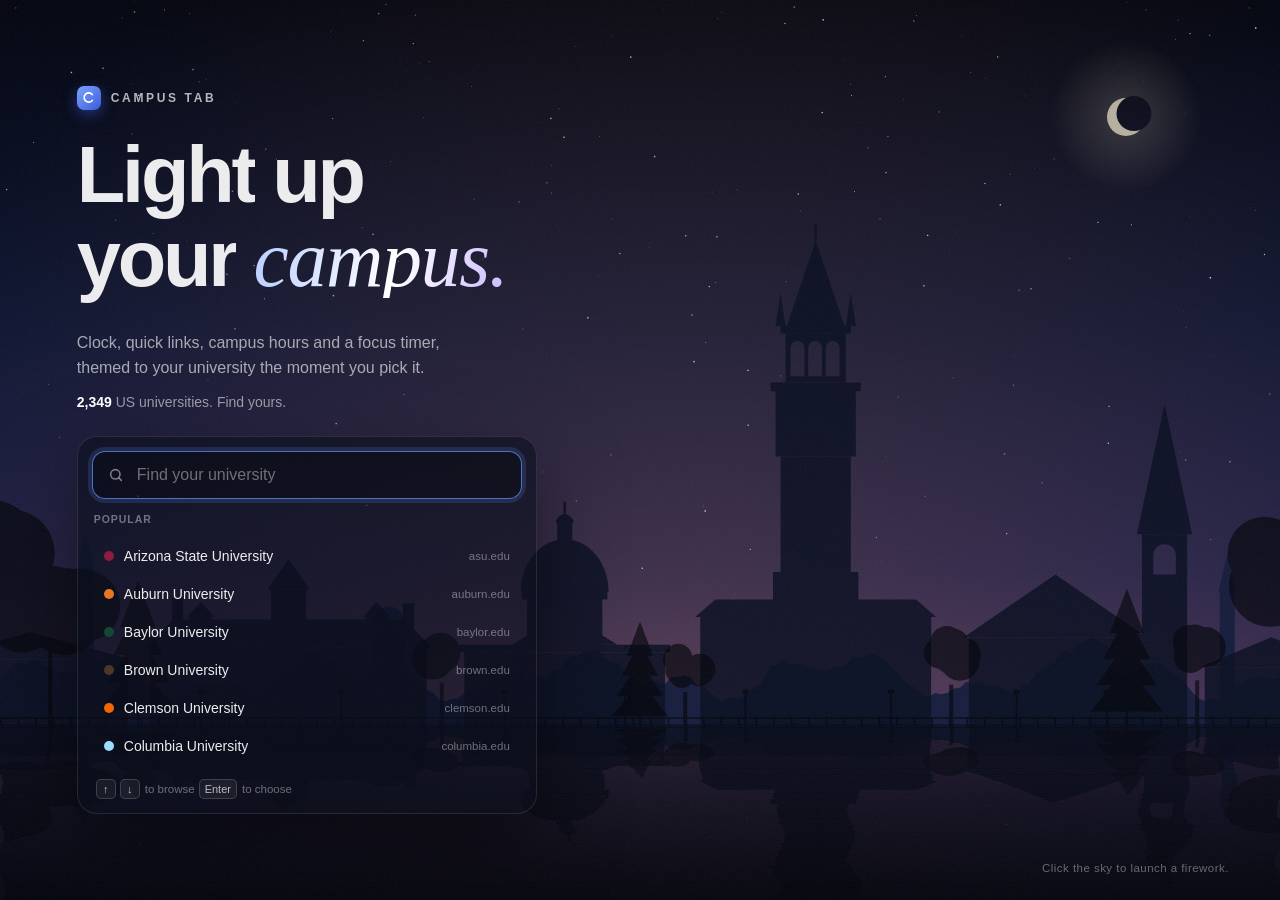
<file: index.html>
<!doctype html>
<html lang="en">
  <head>
    <meta http-equiv="Content-Security-Policy" content="default-src 'self'; script-src 'self'; style-src 'self' 'unsafe-inline'; img-src 'self' data: blob: https:; connect-src 'self' https://*.wikipedia.org https://*.wikimedia.org https://www.wikidata.org; font-src 'self'; object-src 'none'; base-uri 'self'; form-action 'self'" />
    <meta charset="UTF-8" />
    <meta name="viewport" content="width=device-width, initial-scale=1.0" />
    <meta name="description" content="A new tab page in your university's colours. Clock, quick links, campus hours, and a focus timer. Works for 2,349 US universities." />
    <meta name="theme-color" content="#101733" />
    <!-- Link previews. Absolute URLs, because preview crawlers don't resolve relative ones. -->
    <meta property="og:site_name" content="Campus Tab" />
    <meta property="og:title" content="Campus Tab: your school, on every new tab" />
    <meta property="og:description" content="A new tab page in your university's colours, with campus photos, quick links and a focus timer. Works for 2,349 US universities." />
    <meta property="og:type" content="website" />
    <meta property="og:url" content="https://aidenkaro10.github.io/campus-tab/" />
    <meta property="og:image" content="https://aidenkaro10.github.io/campus-tab/og.jpg" />
    <meta property="og:image:width" content="1200" />
    <meta property="og:image:height" content="630" />
    <meta property="og:image:alt" content="A college campus at night with fireworks over a clock tower, and the words Light up your campus." />
    <meta name="twitter:card" content="summary_large_image" />
    <meta name="twitter:title" content="Campus Tab: your school, on every new tab" />
    <meta name="twitter:description" content="A new tab page in your university's colours. Works for 2,349 US universities." />
    <meta name="twitter:image" content="https://aidenkaro10.github.io/campus-tab/og.jpg" />
    <link rel="canonical" href="https://aidenkaro10.github.io/campus-tab/" />
    <link rel="icon" type="image/png" href="icons/icon128.png" />
    <title>Campus Tab</title>
    <script type="module" crossorigin src="./assets/index-D8bnPBhO.js"></script>
    <link rel="stylesheet" crossorigin href="./assets/index-D7_dZFJ2.css">
  </head>
  <body>
    <div id="root"></div>
  </body>
</html>
</file>
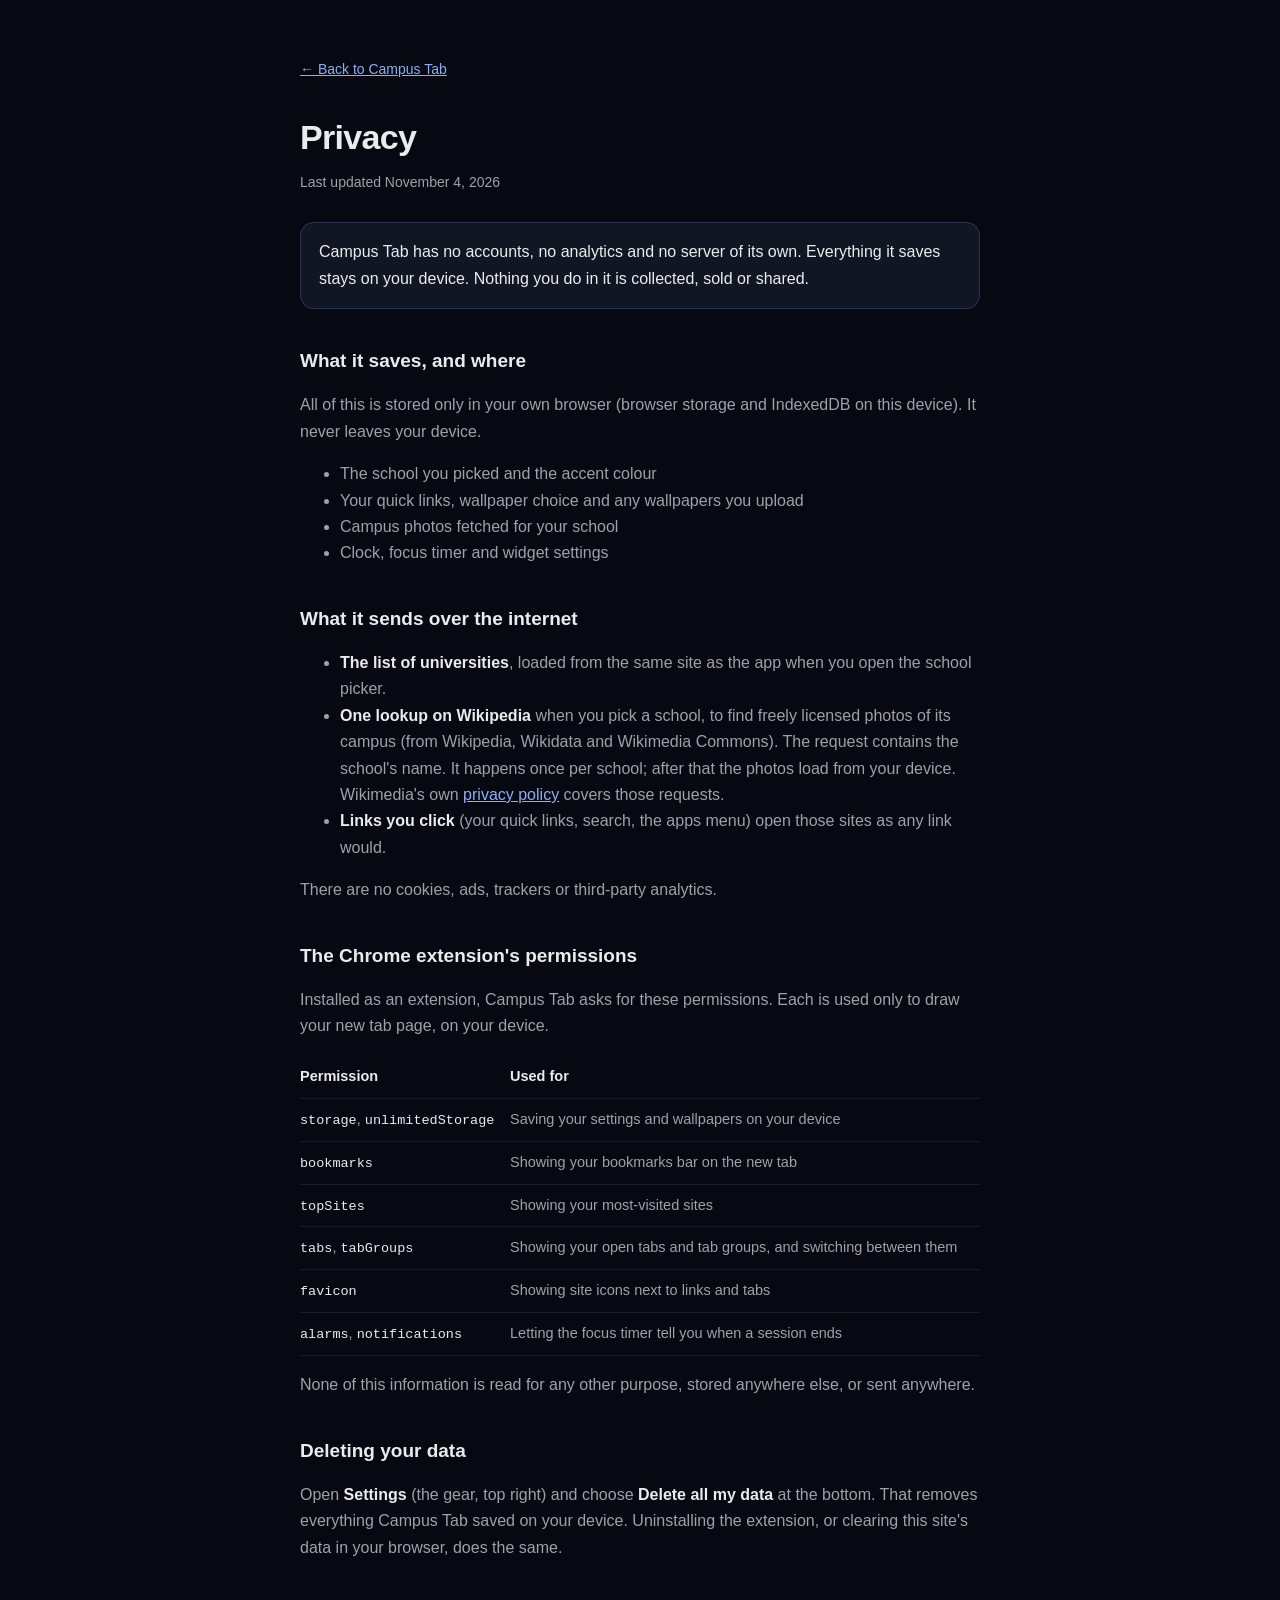
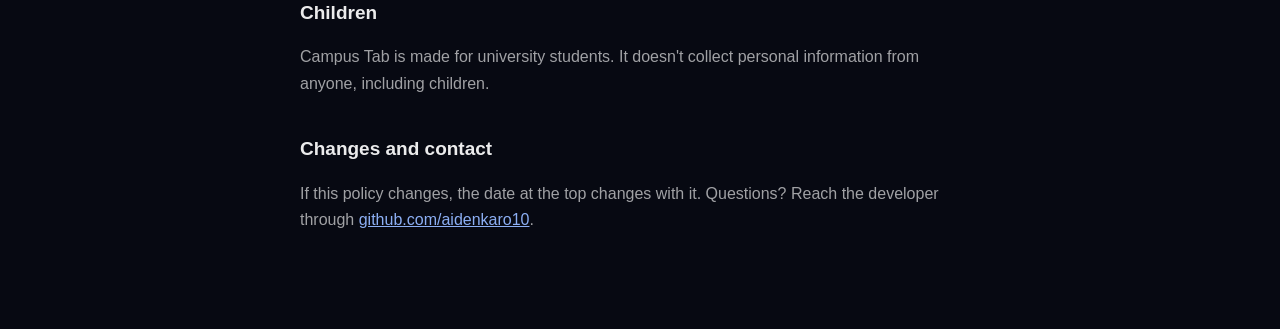
<file: privacy.html>
<!doctype html>
<html lang="en">
  <head>
    <meta charset="UTF-8" />
    <meta http-equiv="Content-Security-Policy" content="default-src 'none'; style-src 'unsafe-inline'; img-src 'self'; base-uri 'none'; form-action 'none'" />
    <meta name="viewport" content="width=device-width, initial-scale=1.0" />
    <title>Privacy · Campus Tab</title>
    <meta name="description" content="What Campus Tab stores, what it sends, and how to delete it." />
    <link rel="icon" type="image/png" href="icons/icon128.png" />
    <style>
      :root {
        color-scheme: dark;
        --text: rgba(255, 255, 255, 0.92);
        --dim: rgba(255, 255, 255, 0.62);
        --accent: #8caff4;
      }
      body {
        margin: 0;
        background: #070912;
        color: var(--text);
        font: 16px/1.65 -apple-system, BlinkMacSystemFont, 'Segoe UI', Roboto, sans-serif;
      }
      main {
        max-width: 680px;
        margin: 0 auto;
        padding: 56px 24px 80px;
      }
      h1 {
        margin: 0 0 6px;
        font-size: 34px;
        letter-spacing: -0.02em;
      }
      h2 {
        margin: 36px 0 8px;
        font-size: 19px;
      }
      p, li {
        color: var(--dim);
      }
      strong {
        color: var(--text);
        font-weight: 600;
      }
      a {
        color: var(--accent);
      }
      .updated {
        margin: 0 0 28px;
        font-size: 14px;
      }
      .summary {
        padding: 16px 18px;
        border-radius: 14px;
        background: rgba(140, 175, 244, 0.08);
        border: 1px solid rgba(140, 175, 244, 0.2);
      }
      .summary p {
        margin: 0;
        color: var(--text);
      }
      table {
        width: 100%;
        border-collapse: collapse;
        font-size: 14.5px;
      }
      th, td {
        padding: 9px 10px 9px 0;
        text-align: left;
        vertical-align: top;
        border-bottom: 1px solid rgba(255, 255, 255, 0.08);
      }
      th {
        color: var(--text);
        font-weight: 600;
      }
      td {
        color: var(--dim);
      }
      code {
        font: 13.5px ui-monospace, 'SF Mono', Menlo, monospace;
        color: var(--text);
      }
      .back {
        display: inline-block;
        margin-bottom: 28px;
        font-size: 14px;
      }
    </style>
  </head>
  <body>
    <main>
      <a class="back" href="./">← Back to Campus Tab</a>
      <h1>Privacy</h1>
      <p class="updated">Last updated November 4, 2026</p>

      <div class="summary">
        <p>
          Campus Tab has no accounts, no analytics and no server of its own. Everything
          it saves stays on your device. Nothing you do in it is collected, sold or
          shared.
        </p>
      </div>

      <h2>What it saves, and where</h2>
      <p>
        All of this is stored only in your own browser (browser storage and
        IndexedDB on this device). It never leaves your device.
      </p>
      <ul>
        <li>The school you picked and the accent colour</li>
        <li>Your quick links, wallpaper choice and any wallpapers you upload</li>
        <li>Campus photos fetched for your school</li>
        <li>Clock, focus timer and widget settings</li>
      </ul>

      <h2>What it sends over the internet</h2>
      <ul>
        <li>
          <strong>The list of universities</strong>, loaded from the same site as the
          app when you open the school picker.
        </li>
        <li>
          <strong>One lookup on Wikipedia</strong> when you pick a school, to find
          freely licensed photos of its campus (from Wikipedia, Wikidata and Wikimedia
          Commons). The request contains the school's name. It happens once per
          school; after that the photos load from your device. Wikimedia's own
          <a href="https://foundation.wikimedia.org/wiki/Policy:Privacy_policy" target="_blank" rel="noreferrer">privacy policy</a>
          covers those requests.
        </li>
        <li>
          <strong>Links you click</strong> (your quick links, search, the apps
          menu) open those sites as any link would.
        </li>
      </ul>
      <p>There are no cookies, ads, trackers or third-party analytics.</p>

      <h2>The Chrome extension's permissions</h2>
      <p>
        Installed as an extension, Campus Tab asks for these permissions. Each is used
        only to draw your new tab page, on your device.
      </p>
      <table>
        <tr><th>Permission</th><th>Used for</th></tr>
        <tr><td><code>storage</code>, <code>unlimitedStorage</code></td><td>Saving your settings and wallpapers on your device</td></tr>
        <tr><td><code>bookmarks</code></td><td>Showing your bookmarks bar on the new tab</td></tr>
        <tr><td><code>topSites</code></td><td>Showing your most-visited sites</td></tr>
        <tr><td><code>tabs</code>, <code>tabGroups</code></td><td>Showing your open tabs and tab groups, and switching between them</td></tr>
        <tr><td><code>favicon</code></td><td>Showing site icons next to links and tabs</td></tr>
        <tr><td><code>alarms</code>, <code>notifications</code></td><td>Letting the focus timer tell you when a session ends</td></tr>
      </table>
      <p>
        None of this information is read for any other purpose, stored anywhere else,
        or sent anywhere.
      </p>

      <h2>Deleting your data</h2>
      <p>
        Open <strong>Settings</strong> (the gear, top right) and choose
        <strong>Delete all my data</strong> at the bottom. That removes everything
        Campus Tab saved on your device. Uninstalling the extension, or clearing this
        site's data in your browser, does the same.
      </p>

      <h2>Children</h2>
      <p>
        Campus Tab is made for university students. It doesn't collect personal
        information from anyone, including children.
      </p>

      <h2>Changes and contact</h2>
      <p>
        If this policy changes, the date at the top changes with it. Questions? Reach
        the developer through
        <a href="https://github.com/aidenkaro10" target="_blank" rel="noreferrer">github.com/aidenkaro10</a>.
      </p>
    </main>
  </body>
</html>
</file>
<file: assets/index-D7_dZFJ2.css>
:root{--orange:#5b8def;--accent-rgb:91, 141, 239;--accent-soft:#8caff4;--accent-fg:#fff;--glass-bg:#12141c8c;--glass-border:#ffffff1f;--text:#ffffffeb;--text-dim:#fff9;--sans:-apple-system, BlinkMacSystemFont, "Segoe UI", Roboto, sans-serif;--lightningcss-light: ;--lightningcss-dark:initial;color-scheme:dark;font-family:var(--sans);color:var(--text);-webkit-font-smoothing:antialiased}*{box-sizing:border-box}body{background:#10131f;min-height:100vh;margin:0}button{color:inherit;cursor:pointer;background:0 0;border:none;font-family:inherit}a{color:var(--accent-soft)}.wallpaper{z-index:-2;background-position:50%;background-size:cover;animation:.6s both wallpaper-in;position:fixed;inset:0}@keyframes wallpaper-in{0%{opacity:0}to{opacity:1}}.wallpaper-scrim{z-index:-1;background:radial-gradient(120% 90% at 50% 45%,#0000 55%,#00000040 100%);position:fixed;inset:0}.app-main{flex-direction:column;justify-content:center;gap:28px;max-width:960px;min-height:100vh;margin:0 auto;padding:0 20px;display:flex}.glass{background:var(--glass-bg);border:1px solid var(--glass-border);-webkit-backdrop-filter:blur(18px);border-radius:20px;box-shadow:0 12px 40px #00000059}.clock{text-align:center;text-shadow:0 2px 16px #00000080}.clock-layer,.pomodoro-layer{pointer-events:none;z-index:1;display:grid;position:fixed;inset:6vh 5vw}.pomodoro-layer .pomodoro{pointer-events:auto;align-self:auto}.clock-layer .clock-time{font-size:60px}.clock-stack{pointer-events:auto;flex-direction:column;align-items:center;gap:14px;display:flex}.pos-top-left .clock-stack,.pos-middle-left .clock-stack,.pos-bottom-left .clock-stack{text-align:left;align-items:flex-start}.pos-top-right .clock-stack,.pos-middle-right .clock-stack,.pos-bottom-right .clock-stack{text-align:right;align-items:flex-end}.pos-top-left,.pos-middle-left,.pos-bottom-left{justify-items:start}.pos-top-center,.pos-bottom-center{justify-items:center}.pos-top-right,.pos-middle-right,.pos-bottom-right{justify-items:end}.pos-top-left,.pos-top-center,.pos-top-right{align-items:start}.pos-middle-left,.pos-middle-right{align-items:center}.pos-bottom-left,.pos-bottom-center,.pos-bottom-right{align-items:end}.pos-top-left .clock,.pos-middle-left .clock,.pos-bottom-left .clock{text-align:left}.pos-top-right .clock,.pos-middle-right .clock,.pos-bottom-right .clock{text-align:right}.on-light .clock{color:#1a1a24;text-shadow:0 1px 14px #fff9}.on-light .clock-sub{color:#141420a6}.clock-time{letter-spacing:-1px;font-size:88px;font-weight:650;line-height:1}.clock-flip{text-shadow:none;justify-content:center;font-size:36px}.clock-layer .clock-flip{font-size:25px}.flip-suffix{letter-spacing:.08em;color:var(--text-dim);align-self:flex-end;margin-left:.3em;font-size:1em;font-weight:650}.on-light .flip-colon,.on-light .flip-suffix{color:#141420a6}.clock-sub{color:var(--text-dim);margin-top:8px;font-size:17px}.quick-links{flex-wrap:wrap;justify-content:center;gap:10px;display:flex}.quick-link{background:var(--glass-bg);border:1px solid var(--glass-border);-webkit-backdrop-filter:blur(14px);color:var(--text-dim);border-radius:999px;align-items:center;gap:8px;padding:7px 14px 7px 8px;font-size:13.5px;font-weight:500;text-decoration:none;transition:background .15s,color .15s;display:inline-flex}.quick-link:hover{color:var(--text);background:#181a24cc}.quick-link-monogram{width:22px;height:22px;color:var(--accent-fg);background:var(--orange);border-radius:50%;justify-content:center;align-items:center;font-size:11.5px;font-weight:700;display:flex}.link-row{border-bottom:1px solid #ffffff0f;align-items:center;gap:8px;padding:6px 0;font-size:13.5px;display:flex}.link-row-label{flex-shrink:0;font-weight:600}.link-row-url{color:var(--text-dim);white-space:nowrap;text-overflow:ellipsis;flex:1;font-size:12px;overflow:hidden}.link-row-delete{color:var(--text-dim);padding:0 6px;font-size:16px}.link-row-delete:hover{color:#ff8a8a}.link-add{gap:6px;margin-top:10px;display:flex}.link-add input{border:1px solid var(--glass-border);min-width:0;color:var(--text);background:#ffffff0f;border-radius:8px;outline:none;flex:1;padding:7px 10px;font-family:inherit;font-size:13px}.link-add input:focus{border-color:#ffffff4d}.link-add button{background:var(--orange);color:var(--accent-fg);border-radius:8px;padding:7px 14px;font-size:13px;font-weight:600}.link-add button:disabled{opacity:.4;cursor:default}.search-form{justify-content:center;display:flex}.search-input{border:1px solid var(--glass-border);background:var(--glass-bg);-webkit-backdrop-filter:blur(14px);width:min(540px,86vw);color:var(--text);border-radius:999px;outline:none;padding:13px 24px;font-family:inherit;font-size:15.5px;transition:border-color .15s,background .15s}.search-input::placeholder{color:var(--text-dim)}.search-input:hover{background:#181a24a6}.search-input:focus{background:#181a24b3;border-color:#ffffff59}.panel-backdrop{z-index:8;background:#00000040;position:fixed;inset:0}.panel-handles{z-index:10;flex-direction:column;gap:10px;transition:transform .3s;display:flex;position:fixed;top:50%;right:0;transform:translateY(-50%)}.panel-handles-shifted{transform:translateY(-50%)translate(calc(0px + -1*min(880px,92vw - 44px)))}.panel-handle{writing-mode:vertical-rl;letter-spacing:.5px;color:var(--text);background:var(--glass-bg);border:1px solid var(--glass-border);-webkit-backdrop-filter:blur(14px);border-right:none;border-radius:12px 0 0 12px;padding:16px 10px;font-size:13.5px;font-weight:600;transition:background .15s,padding-right .15s}.panel-handle:hover{background:#232634bf;padding-right:14px}.panel-handle-active{background:rgba(var(--accent-rgb), .4)}.side-panel{z-index:9;background:var(--glass-bg);border-left:1px solid var(--glass-border);-webkit-backdrop-filter:blur(22px);width:min(880px,92vw - 44px);padding:20px;transition:transform .3s;position:fixed;top:0;bottom:0;right:0;overflow-y:auto;transform:translate(105%)}.side-panel-open{transform:translate(0)}.side-panel .glass{box-shadow:none;-webkit-backdrop-filter:none;background:0 0;border:none;border-radius:0}.settings-button{width:42px;height:42px;color:var(--text-dim);border:1px solid var(--glass-border);-webkit-backdrop-filter:blur(12px);backdrop-filter:blur(12px);background:#12141c73;border-radius:50%;font-size:20px;transition:color .15s,transform .2s;position:fixed;top:18px;right:18px}.settings-button:hover{color:var(--text);transform:rotate(30deg)}.drawer-backdrop{z-index:10;background:#00000059;position:fixed;inset:0}.drawer{z-index:11;border-left:1px solid var(--glass-border);-webkit-backdrop-filter:blur(24px);background:#10121aeb;width:min(380px,92vw);padding:20px 22px 40px;transition:transform .25s;position:fixed;top:0;bottom:0;right:0;overflow-y:auto;transform:translate(105%)}.drawer-open{transform:translate(0)}.drawer-header{justify-content:space-between;align-items:center;margin-bottom:6px;display:flex}.drawer-header h2{margin:0;font-size:20px}.drawer-close{color:var(--text-dim);padding:2px 8px;font-size:26px;line-height:1}.drawer-close:hover{color:var(--text)}.drawer-section{margin-top:22px}.drawer-section h3{text-transform:uppercase;letter-spacing:.8px;color:var(--accent-soft);margin:0 0 10px;font-size:14px;font-weight:650}.drawer-subhead{color:var(--text-dim);margin:12px 0 4px;font-size:12px;font-weight:600}.drawer-hint{color:var(--text-dim);margin:-4px 0 10px;font-size:12.5px}.drawer-inline-action{color:var(--accent-soft);padding:0;font-size:12.5px;text-decoration:underline}.drawer-inline-action:hover{color:var(--orange)}.check-row{cursor:pointer;align-items:center;gap:10px;padding:5px 0;font-size:14.5px;display:flex}.check-row input{accent-color:var(--orange);width:16px;height:16px}.pos-grid{background:#ffffff0d;border:1px solid #ffffff14;border-radius:10px;grid-template-columns:repeat(3,30px);gap:5px;width:fit-content;padding:8px;display:grid}.pos-cell{background:#ffffff1f;border-radius:6px;height:22px;transition:background .15s}.pos-cell:hover{background:#ffffff47}.pos-cell-active,.pos-cell-active:hover{background:var(--orange)}.font-list{grid-template-columns:1fr 1fr;gap:8px;display:grid}.font-option{color:var(--text-dim);background:#ffffff0d;border:1px solid #ffffff14;border-radius:10px;align-items:baseline;gap:8px;padding:8px 12px;font-size:12.5px;transition:background .15s,border-color .15s;display:flex}.font-option:hover{color:var(--text);background:#ffffff1f}.font-option-active,.font-option-active:hover{border-color:var(--orange);color:var(--text)}.font-sample{color:var(--text);font-size:19px;font-weight:600}.duration-row{color:var(--text-dim);gap:18px;font-size:13px;display:flex}.duration-row label{align-items:center;gap:7px;display:flex}.duration-row input{width:58px;color:var(--text);background:#ffffff12;border:1px solid #ffffff1f;border-radius:8px;padding:6px 8px;font-size:13px}.google-apps{z-index:7;position:fixed;top:18px;right:70px}.waffle-button{width:42px;height:42px;color:var(--text-dim);border:1px solid var(--glass-border);-webkit-backdrop-filter:blur(12px);background:#12141c73;border-radius:50%;transition:color .15s,background .15s}.waffle-button:hover,.waffle-button[aria-expanded=true]{color:var(--text);background:#232634bf}.waffle-grid{grid-template-columns:repeat(3,86px);gap:2px;padding:10px;display:grid;position:absolute;top:50px;right:0}.waffle-app{color:var(--text);border-radius:12px;flex-direction:column;align-items:center;gap:6px;padding:10px 4px;font-size:12px;text-decoration:none;transition:background .15s;display:flex}.waffle-app:hover{background:#ffffff14}.waffle-app-icon{color:#fff;border-radius:50%;justify-content:center;align-items:center;width:34px;height:34px;font-size:15px;font-weight:650;display:flex}.top-bar{z-index:7;flex-direction:column;align-items:flex-start;gap:6px;display:flex;position:fixed;top:18px;left:18px;right:122px}.bookmarks-bar{align-self:stretch;align-items:center;gap:2px;min-width:0;display:flex;position:relative}.bookmarks-row{flex-wrap:nowrap;flex:auto;gap:2px;min-width:0;display:flex;overflow:hidden;-webkit-mask-image:linear-gradient(90deg,#000 calc(100% - 28px),#0000 100%);mask-image:linear-gradient(90deg,#000 calc(100% - 28px),#0000 100%)}.bookmarks-row>*{flex:none}.bookmark-all{cursor:pointer;flex:none;justify-content:center;min-width:30px;font-size:15px;line-height:1}.bookmark-menu-all{max-height:70vh;left:auto;right:0}.bookmark-group{flex-direction:column;gap:2px;display:flex}.bookmark-group-label{letter-spacing:.07em;text-transform:uppercase;color:var(--accent-soft);margin:8px 0 2px 10px;font-size:10.5px;font-weight:700}.bookmark{max-width:180px;color:var(--text-dim);border-radius:999px;align-items:center;gap:6px;padding:6px 10px;font-size:12.5px;text-decoration:none;transition:background .15s,color .15s;display:inline-flex}.bookmark:hover,.bookmark-open{color:var(--text);background:#12141c8c}.on-light .bookmark{color:#141420b3}.on-light .bookmark:hover,.on-light .bookmark-open{color:var(--text)}.bookmark-title{white-space:nowrap;text-overflow:ellipsis;overflow:hidden}.bookmark-favicon{border-radius:3px;flex-shrink:0}.bookmark-folder-icon{flex-shrink:0;font-size:11px}.bookmark-folder-wrap{position:relative}.bookmark-menu{z-index:21;flex-direction:column;gap:2px;min-width:180px;max-width:280px;max-height:60vh;padding:8px;display:flex;position:absolute;top:34px;left:0;overflow-y:auto}.bookmark-menu .bookmark{border-radius:10px;max-width:none}.bookmark-empty{color:var(--text-dim);padding:6px 10px;font-size:12px}.top-sites{flex-wrap:wrap;justify-content:center;gap:10px;display:flex}.top-site{width:88px;color:var(--text-dim);border-radius:14px;flex-direction:column;align-items:center;gap:6px;padding:12px 6px 10px;font-size:11.5px;text-decoration:none;transition:background .15s,color .15s;display:flex}.top-site:hover{color:var(--text);background:#12141c8c}.top-site-icon{width:44px;height:44px;color:var(--text);border:1px solid var(--glass-border);background:#12141c8c;border-radius:50%;justify-content:center;align-items:center;font-size:17px;font-weight:650;display:flex}.top-site-icon img{border-radius:4px}.top-site-title{white-space:nowrap;text-overflow:ellipsis;max-width:84px;overflow:hidden}.top-site-wrap{position:relative}.top-site-hide{width:20px;height:20px;color:var(--text-dim);opacity:0;background:#12141cb3;border-radius:50%;font-size:13px;line-height:1;transition:opacity .15s,color .15s;position:absolute;top:2px;right:2px}.top-site-wrap:hover .top-site-hide,.top-site-hide:focus-visible{opacity:1}.top-site-hide:hover{color:var(--text)}.tab-groups{flex-wrap:wrap;justify-content:flex-start;align-items:center;gap:8px;display:flex}.tab-groups-label{color:var(--text-dim);text-shadow:0 1px 10px #00000080;font-size:12px}.tab-group-pill{color:#fff;border-radius:999px;align-items:center;gap:7px;padding:5px 12px;font-size:12.5px;font-weight:600;transition:filter .15s;display:inline-flex}.tab-group-pill:hover{filter:brightness(1.15)}.tab-group-count{background:#00000040;border-radius:999px;padding:1px 7px;font-size:11px}.pomodoro{border-radius:999px;align-self:center;align-items:center;gap:.86em;padding:.71em 1.29em;font-size:14px;display:flex}@keyframes pomodoro-pulse{0%,to{box-shadow:0 0 0 0 rgba(var(--accent-rgb), 0)}50%{box-shadow:0 0 0 .7em rgba(var(--accent-rgb), .3)}}.pomodoro-finished{animation:1.6s ease-in-out 5 pomodoro-pulse}.pomodoro button.pomodoro-start-attn{background:var(--orange);color:var(--accent-fg)}.pomodoro button.pomodoro-start-attn:hover{background:var(--orange);filter:brightness(1.12)}.pomodoro-phase{letter-spacing:.08em;text-transform:uppercase;color:var(--orange);font-size:.86em;font-weight:650}.pomodoro-break .pomodoro-phase{color:#7fd48a}.pomodoro-time{font-variant-numeric:tabular-nums;text-align:center;min-width:2.91em;font-size:1.57em;font-weight:600}.pomodoro button{color:var(--text-dim);background:#ffffff14;border-radius:999px;padding:.4em .96em;font-size:.89em;transition:background .15s,color .15s}.pomodoro button:hover{color:var(--text);background:#ffffff29}.pomodoro-skip{font-size:1em}.color-row{align-items:center;gap:10px;display:flex}.color-swatch{cursor:pointer;width:34px;height:34px;color:var(--text-dim);border:2px solid #ffffff2e;border-radius:50%;justify-content:center;align-items:center;font-size:16px;transition:transform .15s,border-color .15s;display:flex;position:relative}.color-swatch:hover{transform:scale(1.1)}.color-swatch-active{border-color:var(--orange)}.color-swatch-auto{background:linear-gradient(135deg,#f4f4f6 0% 49%,#16181f 51% 100%)}.color-swatch-custom{border-style:dashed}.color-swatch-custom input{opacity:0;cursor:pointer;position:absolute;inset:0}.opacity-slider{width:100%;accent-color:var(--orange)}.swatch-grid{grid-template-columns:repeat(3,1fr);gap:10px;display:grid}.swatch{aspect-ratio:16/10;background-position:50%;background-size:cover;border:2px solid #0000;border-radius:10px;align-items:flex-end;padding:0;display:flex;position:relative;overflow:hidden}.swatch-active{border-color:var(--orange)}.swatch-image{background-position:50%;background-size:cover;align-items:flex-end;display:flex;position:absolute;inset:0}.swatch-label{text-align:left;color:#ffffffd9;white-space:nowrap;text-overflow:ellipsis;background:linear-gradient(#0000,#0000008c);width:100%;padding:3px 6px;font-size:10.5px;overflow:hidden}.swatch-delete{z-index:1;color:#fffc;opacity:0;background:#0000008c;border-radius:50%;width:20px;height:20px;font-size:13px;line-height:1;transition:opacity .15s;position:absolute;top:3px;right:3px}.swatch:hover .swatch-delete{opacity:1}.swatch-add{color:var(--text-dim);border:1.5px dashed #ffffff40;justify-content:center;align-items:center;font-size:13px}.swatch-add:hover{color:var(--text);border-color:#ffffff80}@media (width<=640px){.clock-time{font-size:52px}}.pomodoro-col{border-radius:1.4em;flex-direction:column;gap:.8em;padding:1em 1.5em}.pomodoro-controls{align-items:center;gap:.6em;display:flex}.flip-clock{align-items:center;gap:.25em;display:flex}.flip-digit{font-variant-numeric:tabular-nums;perspective:9em;border-radius:.12em;width:1.15em;height:1.55em;font-size:2.3em;font-weight:650;display:block;position:relative;box-shadow:0 .06em .2em #00000073}.flip-half{text-align:center;color:var(--text);background:#0a0c14e0;position:absolute;left:0;right:0;overflow:hidden}.flip-top{z-index:1;border-radius:.12em .12em 0 0;height:50%;line-height:1.55;top:0}.flip-bottom{z-index:1;border-radius:0 0 .12em .12em;height:50%;line-height:0;bottom:0}.flip-fold-top{transform-origin:bottom;backface-visibility:hidden;z-index:3;border-radius:.12em .12em 0 0;height:50%;line-height:1.55;animation:.5s ease-in forwards flip-fold-out;top:0}.flip-fold-bottom{transform-origin:top;backface-visibility:hidden;z-index:2;border-radius:0 0 .12em .12em;height:50%;line-height:0;animation:.55s cubic-bezier(.25,.9,.4,1.15) .5s both flip-fold-in;bottom:0}.flip-digit:after{content:"";z-index:2;background:#00000080;height:1px;position:absolute;top:50%;left:0;right:0}@keyframes flip-fold-out{0%{filter:brightness();transform:rotateX(0)}to{filter:brightness(.4);transform:rotateX(90deg)}}@keyframes flip-fold-in{0%{filter:brightness(.4);transform:rotateX(-90deg)}to{filter:brightness();transform:rotateX(0)}}@media (prefers-reduced-motion:reduce){.flip-fold-top{display:none}.flip-fold-bottom{animation:none}}.flip-colon{color:var(--text-dim);margin:0 .02em;font-size:2.3em;font-weight:650}.flip-phase{letter-spacing:.08em;text-transform:uppercase;color:var(--orange);margin-left:.5em;font-size:.86em;font-weight:650}.flip-break .flip-phase{color:#7fd48a}.ring-clock{width:9.5em;height:9.5em;position:relative}.ring-svg{width:100%;height:100%;transform:rotate(-90deg)}.ring-track{fill:none;stroke:#ffffff1f;stroke-width:6px}.ring-progress{fill:none;stroke:var(--orange);stroke-width:6px;stroke-linecap:round;transition:stroke-dashoffset .5s linear}.ring-break .ring-progress{stroke:#7fd48a}.ring-center{pointer-events:none;flex-direction:column;justify-content:center;align-items:center;gap:.15em;display:flex;position:absolute;inset:0}.ring-time{font-variant-numeric:tabular-nums;font-size:1.9em;font-weight:650}.ring-phase{letter-spacing:.08em;text-transform:uppercase;color:var(--text-dim);font-size:.8em}.pomodoro-style-digits{box-shadow:none;-webkit-backdrop-filter:none;background:0 0;border:none}.digits-clock{text-shadow:0 2px 16px #00000080;flex-direction:column;align-items:center;gap:.25em;display:flex}.on-light .digits-clock{color:#1a1a24;text-shadow:0 1px 14px #fff9}.digits-time{letter-spacing:-.02em;font-variant-numeric:tabular-nums;font-size:4em;font-weight:650;line-height:1}.digits-phase{letter-spacing:.1em;text-transform:uppercase;color:var(--orange);font-size:.9em;font-weight:650}.digits-phase-break{color:#7fd48a}.style-preview-pill{background:#ffffff1a;border-radius:999px;padding:.2em .7em;font-weight:600}.style-preview-flip{letter-spacing:.08em;background:#0a0c14e6 linear-gradient(#0000 49%,#0009 50%,#0000 51%);border-radius:4px;padding:.15em .35em;font-weight:650}.style-preview-ring{border:2px solid var(--orange);border-radius:50%;justify-content:center;align-items:center;width:2em;height:2em;font-size:.85em;font-weight:650;display:inline-flex}.style-preview-digits{letter-spacing:-.02em;font-size:1.25em;font-weight:650}.tab-bar[hidden]{display:none}.tab-bar{border:1px solid var(--glass-border);-webkit-backdrop-filter:blur(12px);background:#12141c73;border-radius:999px;gap:2px;padding:3px;display:flex}.tab{font:inherit;color:var(--text-dim);cursor:pointer;background:0 0;border:none;border-radius:999px;padding:6px 16px;font-size:13px;transition:color .15s,background .15s}.tab:hover{color:var(--text)}.tab-active,.tab-active:hover{color:#fff;background:rgba(var(--accent-rgb), .85)}.app-main-scroll{justify-content:flex-start;padding-top:92px;padding-bottom:48px}.campus-view{width:100%}.campus-header{text-shadow:0 2px 16px #00000080;margin-bottom:18px}.campus-title{letter-spacing:-.5px;margin:0;font-size:30px;font-weight:600}.campus-sub{color:var(--text-dim);margin:4px 0 0;font-size:14px}.campus-sub strong{color:var(--accent-soft);font-weight:600}.campus-list{grid-template-columns:repeat(auto-fill,minmax(260px,1fr));gap:12px;margin:0;padding:0;list-style:none;display:grid}.campus-card{background:var(--glass-bg);border:1px solid var(--glass-border);-webkit-backdrop-filter:blur(18px);border-radius:18px;padding:16px 18px;box-shadow:0 12px 40px #00000059}.campus-card-closed{opacity:.62}.campus-card-head{align-items:center;gap:8px;display:flex}.campus-dot{background:#ffffff4d;border-radius:50%;flex:none;width:8px;height:8px}.campus-dot-open{background:#4ade80;box-shadow:0 0 8px #4ade80b3}.campus-name{color:var(--text);font-size:15px;font-weight:600;text-decoration:none}.campus-name:hover{color:var(--accent-soft)}.campus-where{color:var(--text-dim);margin:4px 0 0 16px;font-size:12px}.campus-status{color:var(--text-dim);margin:10px 0 0 16px;font-size:13px;font-weight:500}.campus-status-open{color:#4ade80}.campus-hours{color:var(--text-dim);margin:2px 0 0 16px;font-size:12px}.campus-meal-label{letter-spacing:.08em;text-transform:uppercase;color:var(--accent-soft);margin:14px 0 6px 16px;font-size:11px;font-weight:700}.campus-menu{flex-direction:column;gap:3px;margin:0 0 0 16px;padding:0;list-style:none;display:flex}.campus-menu li{color:var(--text-dim);font-size:13px}.campus-note{color:#ffffff73;margin:18px 0 0;font-size:11.5px;line-height:1.5}.campus-note a{color:var(--accent-soft)}.campus-note code{background:#ffffff14;border-radius:4px;padding:1px 4px;font-size:11px}.tab-strip{scrollbar-width:none;align-items:center;gap:2px;max-width:100%;display:flex;overflow-x:auto}.tab-strip::-webkit-scrollbar{display:none}.tab-chip-wrap{flex:none;display:inline-flex;position:relative}.tab-chip{max-width:170px;font:inherit;color:var(--text-dim);cursor:pointer;background:0 0;border:none;border-radius:999px;align-items:center;gap:6px;padding:6px 10px;font-size:12.5px;transition:background .15s,color .15s;display:inline-flex}.tab-chip:hover{color:var(--text);background:#12141c8c}.tab-chip-active{background:rgba(var(--accent-rgb), .9);color:var(--accent-fg)}.tab-chip-active:hover{background:rgba(var(--accent-rgb), 1);color:var(--accent-fg)}.tab-chip-icon{border-radius:3px;flex:none;width:14px;height:14px}.tab-chip-icon-blank{background:#fff3}.tab-chip-title{text-overflow:ellipsis;white-space:nowrap;overflow:hidden}.tab-chip-close{color:#fff;cursor:pointer;opacity:0;background:#00000080;border:none;border-radius:50%;width:16px;height:16px;padding:0;font-size:12px;line-height:1;transition:opacity .12s;position:absolute;top:50%;right:2px;transform:translateY(-50%)}.tab-chip-wrap:hover .tab-chip-close,.tab-chip-close:focus-visible{opacity:1}.tab-chip-new{flex:none;padding:6px 11px;font-size:15px;line-height:1}.wallpaper-credits{color:#fff6;margin:10px 0 0;font-size:10.5px;line-height:1.5}.app-booting{background:radial-gradient(at 68% 45%,#121a3a 0%,#070912 58%,#04050b 100%);min-height:100vh}.school-search{border:1px solid var(--glass-border);width:100%;color:var(--text);font:inherit;background:#00000047;border-radius:12px;outline:none;padding:12px 16px;font-size:15px;transition:border-color .15s}.school-search::placeholder{color:#fff6}.school-search:focus{border-color:rgba(var(--accent-rgb), .8)}.school-search:disabled{opacity:.6}.school-state{color:var(--text-dim);margin:14px 2px;font-size:13px;line-height:1.5}.school-state-error{color:#ff9b8a}.school-results{border-radius:12px;max-height:320px;margin:12px 0 0;padding:0;list-style:none;position:relative;overflow-y:auto}.school-option{width:100%;font:inherit;text-align:left;color:var(--text);cursor:pointer;background:0 0;border:none;border-radius:10px;align-items:center;gap:10px;padding:10px 12px;transition:background .12s;display:flex}.school-option:hover,.school-option:focus-visible{background:#ffffff14}.school-option-current{background:rgba(var(--accent-rgb), .18)}.school-dot{border-radius:50%;flex:none;width:10px;height:10px}.school-option-name{text-overflow:ellipsis;white-space:nowrap;flex:1;font-size:14px;overflow:hidden}.school-option-domain{color:#fff6;flex:none;font-size:11.5px}.school-hint{color:#fff6;margin:14px 2px 0;font-size:11.5px;line-height:1.5}.school-current{background:#ffffff0f;border-radius:10px;align-items:center;gap:10px;padding:10px 12px;display:flex}.school-current-name{text-overflow:ellipsis;white-space:nowrap;flex:1;font-size:14px;overflow:hidden}.drawer-link-button{color:var(--accent-soft);font:inherit;cursor:pointer;background:#ffffff1a;border:none;border-radius:999px;padding:4px 10px;font-size:12px;transition:background .15s}.drawer-link-button:hover{background:#ffffff2e}.drawer-note{color:#ffffff73;margin:10px 0 0;font-size:11.5px;line-height:1.5}.school-group-label{letter-spacing:.09em;text-transform:uppercase;color:#fff6;margin:14px 2px 0;font-size:10.5px;font-weight:700}.quick-links-block{flex-direction:column;align-items:center;gap:10px;display:flex}.quick-links-hint{color:#ffffff73;text-shadow:0 2px 10px #00000080;margin:0;font-size:12px}.demo-banner{z-index:8;border:1px solid var(--glass-border);-webkit-backdrop-filter:blur(18px);background:#0e1018d1;border-radius:14px;width:min(680px,100vw - 32px);padding:12px 14px;position:fixed;bottom:18px;left:50%;transform:translate(-50%);box-shadow:0 14px 44px #00000073}.demo-banner-row{align-items:center;gap:12px;display:flex}.demo-banner-text{color:var(--text-dim);flex:1;margin:0;font-size:12.5px;line-height:1.5}.demo-banner-text strong{color:var(--text);font-weight:600}.demo-banner-link{background:rgba(var(--accent-rgb), .9);color:var(--accent-fg);font:inherit;cursor:pointer;border:none;border-radius:999px;flex:none;padding:6px 12px;font-size:12px;font-weight:500;text-decoration:none}.demo-banner-close{width:24px;height:24px;color:var(--text-dim);cursor:pointer;background:0 0;border:none;border-radius:50%;flex:none;padding:0;font-size:17px;line-height:1}.demo-banner-close:hover{color:var(--text);background:#ffffff1a}.demo-banner-steps{color:var(--text-dim);margin:10px 0 0;padding-left:20px;font-size:12px;line-height:1.7}.demo-banner-steps code{background:#ffffff1a;border-radius:4px;padding:1px 5px;font-size:11.5px}.school-search{background-image:url("data:image/svg+xml,%3Csvg xmlns='http://www.w3.org/2000/svg' width='16' height='16' viewBox='0 0 24 24' fill='none' stroke='rgba(255,255,255,0.45)' stroke-width='2.4' stroke-linecap='round'%3E%3Ccircle cx='11' cy='11' r='7'/%3E%3Cpath d='m20 20-3.5-3.5'/%3E%3C/svg%3E");background-position:15px;background-repeat:no-repeat;padding:13px 16px 13px 42px}.school-search:focus{box-shadow:0 0 0 4px rgba(var(--accent-rgb), .18)}.school-results li{animation:.25s both fade-in}.school-results li:nth-child(2){animation-delay:15ms}.school-results li:nth-child(3){animation-delay:30ms}.school-results li:nth-child(4){animation-delay:45ms}.school-results li:nth-child(5){animation-delay:60ms}.school-results li:nth-child(n+6){animation-delay:75ms}.school-option{padding:11px 12px}.school-option:hover .school-option-name{color:#fff}@keyframes rise-in{0%{opacity:0;transform:translateY(14px)scale(.985)}to{opacity:1;transform:none}}@keyframes fade-in{0%{opacity:0;transform:translateY(4px)}to{opacity:1;transform:none}}.app-main>*{animation:.35s both fade-in}.campus-card{transition:transform .2s,border-color .2s;animation:.4s cubic-bezier(.2,.8,.2,1) both rise-in}.campus-card:nth-child(2){animation-delay:40ms}.campus-card:nth-child(3){animation-delay:80ms}.campus-card:nth-child(4){animation-delay:.12s}.campus-card:nth-child(n+5){animation-delay:.16s}.campus-card:hover{border-color:#fff3;transform:translateY(-2px)}.demo-banner{animation:.45s cubic-bezier(.2,.8,.2,1) .6s both banner-in}@keyframes banner-in{0%{opacity:0;transform:translate(-50%,16px)}to{opacity:1;transform:translate(-50%)}}@media (prefers-reduced-motion:reduce){*,:before,:after{transition-duration:.01ms!important;animation-duration:.01ms!important;animation-delay:0s!important}}:where(button,a,input,select,label,[tabindex]):focus-visible{outline:2px solid rgba(var(--accent-rgb), .9);outline-offset:2px}.school-search:focus-visible{outline:none}@media (width<=520px){.school-option-domain{display:none}.campus-list{grid-template-columns:1fr}.campus-title{font-size:24px}}.ob{color:var(--text);background:radial-gradient(at 68% 45%,#121a3a 0%,#070912 58%,#04050b 100%);position:fixed;inset:0;overflow:hidden}.ob:after{content:"";pointer-events:none;opacity:.06;background-image:url("data:image/svg+xml,%3Csvg xmlns='http://www.w3.org/2000/svg' width='160' height='160'%3E%3Cfilter id='n'%3E%3CfeTurbulence type='fractalNoise' baseFrequency='0.9' numOctaves='2' stitchTiles='stitch'/%3E%3C/filter%3E%3Crect width='100%25' height='100%25' filter='url(%23n)'/%3E%3C/svg%3E");position:absolute;inset:0}.ob-globe{cursor:grab;touch-action:none;width:100%;height:100%;animation:1.2s both fade-in;position:absolute;inset:0}.ob-globe.is-dragging{cursor:grabbing}.ob-content{z-index:1;pointer-events:none;flex-direction:column;justify-content:center;max-width:min(580px,50vw);height:100%;padding:0 0 0 max(6vw,36px);transition:opacity .35s,transform .35s;display:flex;position:relative}.ob-content>*{pointer-events:auto}.ob-outro .ob-content{opacity:0;transform:translateY(-8px)}.ob-kicker{letter-spacing:.22em;text-transform:uppercase;color:#ffffffb3;align-items:center;gap:10px;margin:0 0 26px;font-size:12px;font-weight:600;animation:.6s 50ms both fade-in;display:flex}.ob-mark{color:#fff;background:linear-gradient(135deg,#7ca3ff 0%,#3b5bd9 100%);border-radius:7px;place-items:center;width:24px;height:24px;display:grid;box-shadow:0 4px 14px #3b5bd980}.ob-headline{letter-spacing:-.04em;margin:0;font-size:clamp(44px,6.2vw,92px);font-weight:700;line-height:.98}.ob-line{display:block}.ob-word{vertical-align:top;margin-right:.22em;padding-bottom:.08em;display:inline-block;overflow:hidden}.ob-word>span{animation:.9s cubic-bezier(.16,1,.3,1) both word-up;animation-delay:calc(.15s + var(--i) * 85ms);display:inline-block}.ob-serif{margin-right:0}.ob-serif>span{letter-spacing:-.015em;background:linear-gradient(100deg,#b9cdff 0%,#fff 55%,#c9b8ff 100%);color:#0000;-webkit-background-clip:text;background-clip:text;padding-right:.06em;font-family:ui-serif,New York,Iowan Old Style,Georgia,serif;font-style:italic;font-weight:400}@keyframes word-up{0%{transform:translateY(105%)}to{transform:none}}.ob-sub{color:#ffffff9e;max-width:420px;margin:26px 0 0;font-size:16px;line-height:1.55;animation:.8s .7s both fade-in}.ob-count{color:#ffffff8c;margin:14px 0 0;font-size:14px;animation:.8s .8s both fade-in}.ob-count strong{color:#fff;font-variant-numeric:tabular-nums;font-weight:600}.ob-panel{-webkit-backdrop-filter:blur(22px);opacity:0;pointer-events:none;background:#0c0f1c9e;border:1px solid #ffffff1a;border-radius:20px;width:min(460px,100%);margin-top:26px;padding:14px;transition:opacity .6s,transform .7s cubic-bezier(.16,1,.3,1);transform:translateY(18px);box-shadow:0 30px 80px #00000080}.ob-pick .ob-panel{opacity:1;pointer-events:auto;transform:none}.ob-panel .school-search{border-radius:13px;padding:14px 16px 14px 44px;font-size:16px}.ob-panel .school-results{overscroll-behavior:contain;scrollbar-width:thin;scrollbar-color:#ffffff38 transparent;max-height:232px}.ob-keys{color:#fff6;align-items:center;gap:5px;margin:10px 4px 0;font-size:11.5px;display:flex}.ob-keys kbd{min-width:20px;height:20px;font:inherit;color:#ffffffb3;background:#ffffff0f;border:1px solid #ffffff29;border-radius:5px;place-items:center;padding:0 5px;font-size:11px;display:inline-grid}.ob-keys kbd+kbd{margin-left:-1px}.ob-caption{z-index:1;letter-spacing:.04em;color:#ffffff61;pointer-events:none;margin:0;font-size:11.5px;animation:1s 1.6s both fade-in;position:absolute;bottom:26px;right:max(4vw,24px)}.ob-outro .ob-caption{opacity:0;transition:opacity .3s}.school-option{cursor:pointer}.school-option-active{background:#ffffff17}.school-option-active .school-option-name{color:#fff}.welcome{z-index:50;text-align:center;flex-direction:column;justify-content:center;align-items:center;padding:24px;display:flex;position:fixed;inset:0}.welcome-kicker{letter-spacing:.24em;text-transform:uppercase;opacity:.75;margin:0 0 14px;font-size:13px;font-weight:600;animation:.6s cubic-bezier(.16,1,.3,1) both rise-in}.welcome-name{letter-spacing:-.04em;max-width:14ch;margin:0;font-size:clamp(40px,7vw,96px);font-weight:700;line-height:.98;animation:.8s cubic-bezier(.16,1,.3,1) 80ms both rise-in}.welcome-leaving{animation:.75s .15s both welcome-out}.welcome-leaving .welcome-kicker,.welcome-leaving .welcome-name{animation:none}@keyframes welcome-out{to{opacity:0;visibility:hidden;transform:scale(1.04)}}@media (width<=859px){.ob-content{background:linear-gradient(#04050b99 0%,#04050b00 26%);justify-content:flex-start;max-width:none;padding:26px 20px 20px}.ob-panel{margin-top:auto}.ob-panel .school-results{max-height:176px}.ob-kicker{margin-bottom:16px}.ob-headline{font-size:clamp(38px,10.5vw,60px)}.ob-sub{display:none}.ob-panel{width:100%}.ob-keys,.ob-caption,.ob-panel .school-option-domain{display:none}}.guide-backdrop{z-index:40;-webkit-backdrop-filter:blur(6px);background:#03040a99;place-items:center;padding:20px;animation:.25s both fade-in;display:grid;position:fixed;inset:0}.guide{background:#0e111ef0;border:1px solid #ffffff1a;border-radius:22px;width:min(520px,100%);max-height:calc(100vh - 40px);padding:28px 28px 22px;animation:.4s cubic-bezier(.16,1,.3,1) both rise-in;position:relative;overflow-y:auto;box-shadow:0 30px 90px #0009}.guide-close{width:30px;height:30px;color:var(--text-dim);cursor:pointer;background:#ffffff14;border:none;border-radius:50%;font-size:18px;line-height:1;position:absolute;top:14px;right:14px}.guide-close:hover{color:var(--text);background:#ffffff29}.guide-title{letter-spacing:-.03em;margin:0;font-size:24px;font-weight:700}.guide-sub{color:var(--text-dim);margin:6px 0 18px;font-size:14px;line-height:1.55}.guide-sub strong{color:#ffd27a;margin-top:8px;font-weight:500;display:block}.guide-steps{flex-direction:column;gap:4px;margin:0;padding:0;list-style:none;display:flex}.guide-steps li{border-radius:14px;gap:14px;padding:12px 10px;transition:background .2s;display:flex}.guide-steps li:hover{background:#ffffff08}.guide-num{background:rgba(var(--accent-rgb), .18);width:26px;height:26px;color:var(--accent-soft);border-radius:50%;flex:none;place-items:center;font-size:13px;font-weight:600;transition:background .2s,color .2s;display:grid}.guide-steps li.is-done .guide-num{background:rgba(var(--accent-rgb), .9);color:#0000;background-image:url("data:image/svg+xml,%3Csvg xmlns='http://www.w3.org/2000/svg' viewBox='0 0 24 24' fill='none' stroke='white' stroke-width='3.2' stroke-linecap='round' stroke-linejoin='round'%3E%3Cpath d='M5 12.5l4.2 4.2L19 7'/%3E%3C/svg%3E");background-position:50%;background-repeat:no-repeat;background-size:14px}.guide-step-title{margin:2px 0 0;font-size:15px;font-weight:600}.guide-note{color:var(--text-dim);margin:4px 0 0;font-size:13px;line-height:1.55}.guide-note strong{color:var(--text);font-weight:500}.guide-note code,.guide-copy code{font-family:ui-monospace,SF Mono,Menlo,monospace;font-size:12.5px}.guide-primary{background:rgba(var(--accent-rgb), .95);color:var(--accent-fg);border-radius:999px;margin-top:10px;padding:9px 16px;font-size:13.5px;font-weight:600;text-decoration:none;transition:transform .15s,filter .15s;display:inline-block}.guide-primary:hover{filter:brightness(1.08);transform:translateY(-1px)}.guide-copy{color:var(--text);font:inherit;cursor:pointer;background:#0000004d;border:1px solid #ffffff24;border-radius:10px;align-items:center;gap:12px;margin-top:10px;padding:7px 8px 7px 12px;display:inline-flex}.guide-copy-label{color:var(--text-dim);background:#ffffff1a;border-radius:6px;padding:3px 9px;font-size:11.5px;font-weight:600}.guide-copy:hover .guide-copy-label{background:rgba(var(--accent-rgb), .9);color:var(--accent-fg)}.guide-tick{color:var(--text-dim);font:inherit;cursor:pointer;background:0 0;border:1px solid #ffffff24;border-radius:999px;margin-top:8px;padding:4px 11px;font-size:12px}.guide-chip{color:#8ab4f8;white-space:nowrap;border:1px solid #8ab4f880;border-radius:6px;align-items:center;gap:8px;padding:2px 9px;font-size:12.5px;font-weight:500;display:inline-flex}.guide-toggle{background:#8ab4f88c;border-radius:999px;width:24px;height:12px;position:relative}.guide-toggle:after{content:"";background:#8ab4f8;border-radius:50%;width:16px;height:16px;position:absolute;top:-2px;right:-2px}.guide-footnote{color:#fff6;margin:16px 10px 0;font-size:11.5px;line-height:1.5}.check-note{color:#ffffff80;white-space:nowrap;background:#ffffff12;border-radius:999px;margin-left:auto;padding:1px 7px;font-size:10.5px}.sr-only{clip:rect(0, 0, 0, 0);white-space:nowrap;border:0;width:1px;height:1px;margin:-1px;padding:0;position:absolute;overflow:hidden}.drawer-note a{color:var(--accent-soft)}.danger-button{color:#ff9b9b;font:inherit;cursor:pointer;background:0 0;border:1px solid #ff787859;border-radius:10px;margin-top:12px;padding:8px 14px;font-size:13px;transition:background .15s,color .15s}.danger-button:hover{background:#ff5a5a1a}.danger-button-armed{color:#fff;background:#d93b3b;border-color:#d93b3b}.danger-button-armed:hover{background:#c22f2f}.crash{min-height:100vh;color:var(--text);background:radial-gradient(at 68% 45%,#121a3a 0%,#070912 58%,#04050b 100%);place-items:center;padding:24px;display:grid}.crash-card{background:#0e111ee6;border:1px solid #ffffff1a;border-radius:20px;max-width:440px;padding:28px}.crash-title{margin:0;font-size:22px}.crash-text{color:var(--text-dim);margin:10px 0 20px;font-size:14px;line-height:1.6}.crash-actions{gap:10px;display:flex}.crash-primary,.crash-secondary{font:inherit;cursor:pointer;border-radius:999px;padding:9px 16px;font-size:13.5px;font-weight:600}.crash-primary{color:#fff;background:#5b8def;border:none}.crash-secondary{color:var(--text);background:0 0;border:1px solid #fff3}
</file>
